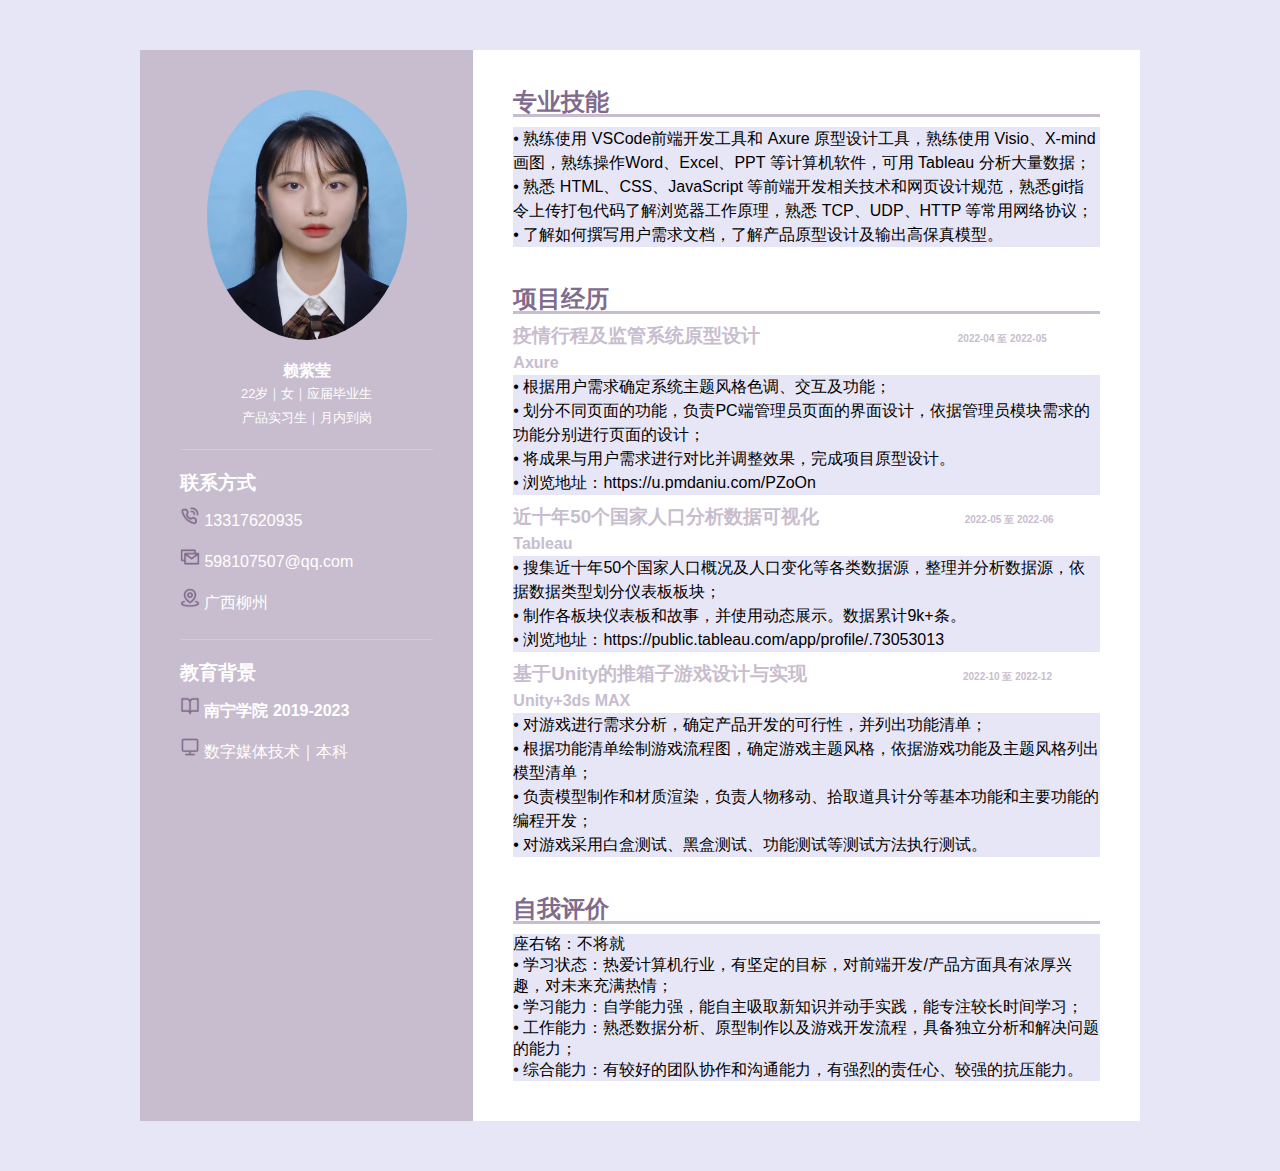
<file: index.html>
<!DOCTYPE html>
<html lang="en">

<head>
    <meta charset="UTF-8">
    <meta http-equiv="X-UA-Compatible" content="IE=edge">
    <meta name="viewport" content="width=device-width, initial-scale=1.0">
    <title>赖紫莹个人简历</title>
    <link rel="stylesheet" href="style.css">
</head>

<body>
    <div class="big">
        <div class="leftt">
            <div class="face">
                <img src="images/证件照.JPG" alt="">
                <h2>赖紫莹<br><span>22岁｜女｜应届毕业生<br>产品实习生｜月内到岗</span></h2>
            </div>
            <div class="phone">
                <ul>
                    <h3>联系方式</h3>
                    <li><span><img src="images/phone-call.png"></span> 13317620935</li>
                    <li><span><img src="images/envelope.png"></span> 598107507@qq.com</li>
                    <li><span><img src="images/local.png"></span> 广西柳州</li>
                </ul>
            </div>
            <div class="education">
                <ul>
                    <h3>教育背景</h3>
                    <!-- <li class="text">&nbsp;&nbsp;&nbsp;&nbsp;&nbsp;&nbsp;&nbsp;2019-2023</li> -->
                    <li>
                        <h4><span><img src="images/book.png"></span>
                            南宁学院 2019-2023</h4>
                    </li>
                    <li><span><img src="images/computer.png"></span> 数字媒体技术｜本科</li>
                </ul>
            </div>
        </div>

        <div class="rightt">
            <div class="skill">
                <div class="titlee">
                    <h2 class="title">专业技能</h2>
                </div>
                <p>
                    • 熟练使用 VSCode前端开发工具和 Axure 原型设计工具，熟练使用 Visio、X-mind 画图，熟练操作Word、Excel、PPT 等计算机软件，可用 Tableau
                    分析大量数据；<br>
                    • 熟悉 HTML、CSS、JavaScript 等前端开发相关技术和网页设计规范，熟悉git指令上传打包代码了解浏览器⼯作原理，熟悉 TCP、UDP、HTTP
                    等常用网络协议；<br>
                    • 了解如何撰写用户需求文档，了解产品原型设计及输出高保真模型。

                </p>
            </div>
            <div class="demo">
                <div class="titlee">
                    <h2 class="title">项目经历</h2>
                </div>
                <h3>疫情行程及监管系统原型设计&nbsp;&nbsp;&nbsp;&nbsp;&nbsp;&nbsp;&nbsp;&nbsp;&nbsp;&nbsp;&nbsp;&nbsp;&nbsp;&nbsp;&nbsp;&nbsp;&nbsp;&nbsp;&nbsp;&nbsp;&nbsp;&nbsp;&nbsp;&nbsp;&nbsp;&nbsp;&nbsp;&nbsp;&nbsp;&nbsp;&nbsp;&nbsp;&nbsp;&nbsp;&nbsp;&nbsp;&nbsp;
                    <span>2022-04 ⾄ 2022-05</span>
                    <h4>Axure</h4>
                </h3>
                <p>
                    • 根据用户需求确定系统主题风格色调、交互及功能；<br>
                    • 划分不同页面的功能，负责PC端管理员页面的界面设计，依据管理员模块需求的功能分别进行页面的设计；<br>
                    • 将成果与用户需求进行对比并调整效果，完成项目原型设计。<br>
                    • 浏览地址：<a href="https://u.pmdaniu.com/PZoOn">https://u.pmdaniu.com/PZoOn</a>
                </p>
            </div>
            <div class="demo">
                <h3>近十年50个国家人口分析数据可视化&nbsp;&nbsp;&nbsp;&nbsp;&nbsp;&nbsp;&nbsp;&nbsp;&nbsp;&nbsp;&nbsp;&nbsp;&nbsp;&nbsp;&nbsp;&nbsp;&nbsp;&nbsp;&nbsp;&nbsp;&nbsp;&nbsp;&nbsp;&nbsp;&nbsp;&nbsp;&nbsp;
                    <span>2022-05 ⾄ 2022-06</span>
                </h3>
                <h4>Tableau</h4>
                <p>
                    • 搜集近十年50个国家人口概况及人口变化等各类数据源，整理并分析数据源，依据数据类型划分仪表板板块；<br>
                    • 制作各板块仪表板和故事，并使用动态展示。数据累计9k+条。<br>
                    • 浏览地址：<a
                        href="https://public.tableau.com/app/profile/.73053013">https://public.tableau.com/app/profile/.73053013</a>
                </p>
            </div>
            <div class="demo">
                <h3>基于Unity的推箱子游戏设计与实现&nbsp;&nbsp;&nbsp;&nbsp;&nbsp;&nbsp;&nbsp;&nbsp;&nbsp;&nbsp;&nbsp;&nbsp;&nbsp;&nbsp;&nbsp;&nbsp;&nbsp;&nbsp;&nbsp;&nbsp;&nbsp;&nbsp;&nbsp;&nbsp;&nbsp;&nbsp;&nbsp;&nbsp;&nbsp;
                    <span>2022-10 ⾄ 2022-12</span>
                </h3>
                <h4>Unity+3ds MAX</h4>
                <p>
                    • 对游戏进行需求分析，确定产品开发的可行性，并列出功能清单；<br>
                    • 根据功能清单绘制游戏流程图，确定游戏主题风格，依据游戏功能及主题风格列出模型清单；<br>
                    • 负责模型制作和材质渲染，负责人物移动、拾取道具计分等基本功能和主要功能的编程开发；<br>
                    • 对游戏采用白盒测试、黑盒测试、功能测试等测试方法执行测试。
                </p>
            </div>
            <div class="myself">
                <div class="titlee">
                    <h2 class="title">自我评价</h2>
                </div>
                <p>
                    座右铭：不将就<br>
                    • 学习状态：热爱计算机行业，有坚定的目标，对前端开发/产品方面具有浓厚兴趣，对未来充满热情；<br>
                    • 学习能力：自学能力强，能自主吸取新知识并动手实践，能专注较长时间学习；<br>
                    • 工作能力：熟悉数据分析、原型制作以及游戏开发流程，具备独立分析和解决问题的能力；<br>
                    • 综合能力：有较好的团队协作和沟通能力，有强烈的责任心、较强的抗压能力。

                </p>
            </div>
        </div>
    </div>
</body>

</html>
</file>
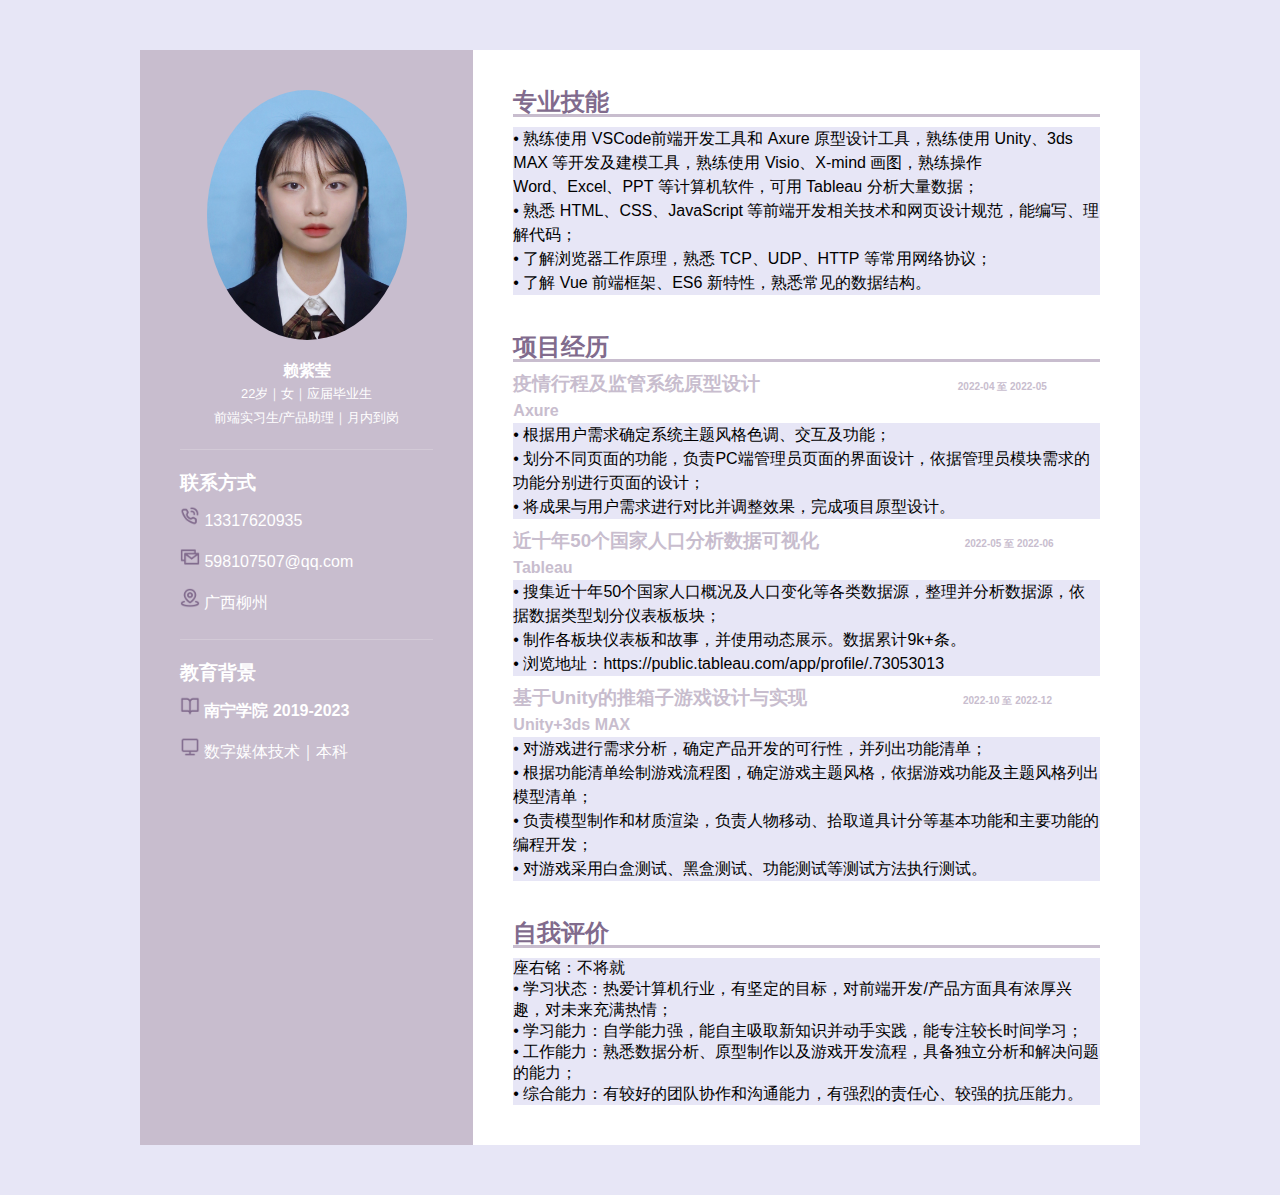
<file: CSSdemo.html>
<!DOCTYPE html>
<html lang="en">

<head>
    <meta charset="UTF-8">
    <meta http-equiv="X-UA-Compatible" content="IE=edge">
    <meta name="viewport" content="width=device-width, initial-scale=1.0">
    <title>赖紫莹个人简历</title>
    <link rel="stylesheet" href="style.css">
</head>

<body>
    <div class="big">
        <div class="leftt">
            <div class="face">
                <img src="images/证件照.JPG" alt="">
                <h2>赖紫莹<br><span>22岁｜女｜应届毕业生<br>前端实习生/产品助理｜月内到岗</span></h2>
            </div>
            <div class="phone">
                <ul>
                    <h3>联系方式</h3>
                    <li><span><img src="images/phone-call.png"></span> 13317620935</li>
                    <li><span><img src="images/envelope.png"></span> 598107507@qq.com</li>
                    <li><span><img src="images/local.png"></span> 广西柳州</li>
                </ul>
            </div>
            <div class="education">
                <ul>
                    <h3>教育背景</h3>
                    <!-- <li class="text">&nbsp;&nbsp;&nbsp;&nbsp;&nbsp;&nbsp;&nbsp;2019-2023</li> -->
                    <li>
                        <h4><span><img src="images/book.png"></span>
                            南宁学院 2019-2023</h4>
                    </li>
                    <li><span><img src="images/computer.png"></span> 数字媒体技术｜本科</li>
                </ul>
            </div>
        </div>

        <div class="rightt">
            <div class="skill">
                <div class="titlee">
                    <h2 class="title">专业技能</h2>
                </div>
                <p>
                    • 熟练使用 VSCode前端开发工具和 Axure 原型设计工具，熟练使用 Unity、3ds MAX 等开发及建模工具，熟练使用 Visio、X-mind 画图，熟练操作<br>
                    Word、Excel、PPT 等计算机软件，可用 Tableau 分析大量数据；<br>
                    • 熟悉 HTML、CSS、JavaScript 等前端开发相关技术和网页设计规范，能编写、理解代码；<br>
                    • 了解浏览器⼯作原理，熟悉 TCP、UDP、HTTP 等常用网络协议；<br>
                    • 了解 Vue 前端框架、ES6 新特性，熟悉常见的数据结构。

                </p>
            </div>
            <div class="demo">
                <div class="titlee">
                    <h2 class="title">项目经历</h2>
                </div>
                <h3>疫情行程及监管系统原型设计&nbsp;&nbsp;&nbsp;&nbsp;&nbsp;&nbsp;&nbsp;&nbsp;&nbsp;&nbsp;&nbsp;&nbsp;&nbsp;&nbsp;&nbsp;&nbsp;&nbsp;&nbsp;&nbsp;&nbsp;&nbsp;&nbsp;&nbsp;&nbsp;&nbsp;&nbsp;&nbsp;&nbsp;&nbsp;&nbsp;&nbsp;&nbsp;&nbsp;&nbsp;&nbsp;&nbsp;&nbsp;
                    <span>2022-04 ⾄ 2022-05</span>
                    <h4>Axure</h4>
                </h3>
                <p>
                    • 根据用户需求确定系统主题风格色调、交互及功能；<br>
                    • 划分不同页面的功能，负责PC端管理员页面的界面设计，依据管理员模块需求的功能分别进行页面的设计；<br>
                    • 将成果与用户需求进行对比并调整效果，完成项目原型设计。
                </p>
            </div>
            <div class="demo">
                <h3>近十年50个国家人口分析数据可视化&nbsp;&nbsp;&nbsp;&nbsp;&nbsp;&nbsp;&nbsp;&nbsp;&nbsp;&nbsp;&nbsp;&nbsp;&nbsp;&nbsp;&nbsp;&nbsp;&nbsp;&nbsp;&nbsp;&nbsp;&nbsp;&nbsp;&nbsp;&nbsp;&nbsp;&nbsp;&nbsp;
                    <span>2022-05 ⾄ 2022-06</span>
                </h3>
                <h4>Tableau</h4>
                <p>
                    • 搜集近十年50个国家人口概况及人口变化等各类数据源，整理并分析数据源，依据数据类型划分仪表板板块；<br>
                    • 制作各板块仪表板和故事，并使用动态展示。数据累计9k+条。<br>
                    • 浏览地址：<a
                        href="https://public.tableau.com/app/profile/.73053013">https://public.tableau.com/app/profile/.73053013</a>
                </p>
            </div>
            <div class="demo">
                <h3>基于Unity的推箱子游戏设计与实现&nbsp;&nbsp;&nbsp;&nbsp;&nbsp;&nbsp;&nbsp;&nbsp;&nbsp;&nbsp;&nbsp;&nbsp;&nbsp;&nbsp;&nbsp;&nbsp;&nbsp;&nbsp;&nbsp;&nbsp;&nbsp;&nbsp;&nbsp;&nbsp;&nbsp;&nbsp;&nbsp;&nbsp;&nbsp;
                    <span>2022-10 ⾄ 2022-12</span>
                </h3>
                <h4>Unity+3ds MAX</h4>
                <p>
                    • 对游戏进行需求分析，确定产品开发的可行性，并列出功能清单；<br>
                    • 根据功能清单绘制游戏流程图，确定游戏主题风格，依据游戏功能及主题风格列出模型清单；<br>
                    • 负责模型制作和材质渲染，负责人物移动、拾取道具计分等基本功能和主要功能的编程开发；<br>
                    • 对游戏采用白盒测试、黑盒测试、功能测试等测试方法执行测试。
                </p>
            </div>
            <div class="myself">
                <div class="titlee">
                    <h2 class="title">自我评价</h2>
                </div>
                <p>
                    座右铭：不将就<br>
                    • 学习状态：热爱计算机行业，有坚定的目标，对前端开发/产品方面具有浓厚兴趣，对未来充满热情；<br>
                    • 学习能力：自学能力强，能自主吸取新知识并动手实践，能专注较长时间学习；<br>
                    • 工作能力：熟悉数据分析、原型制作以及游戏开发流程，具备独立分析和解决问题的能力；<br>
                    • 综合能力：有较好的团队协作和沟通能力，有强烈的责任心、较强的抗压能力。

                </p>
            </div>
        </div>
    </div>
</body>

</html>
</file>
<file: style.css>
@charset "UTF-8";

/* 为了方便样式的设置，先把全局内边距外边距取消 */
* {
    margin: 0;
    padding: 0;
    box-sizing: border-box;
}

/* 为了方便样式的设置，把链接自带的默认样式取消 */
a {
    text-decoration: none;
    color: black;
}

/* a:visited {
    color: #816b8d;
} */

/* 设置鼠标悬浮于链接上时链接的颜色 */
a:hover {
    color: #816b8d;
}

/* 设置整个网页（非盒子）的样式 */
body {
    /* 背景颜色 */
    background-color: #e7e6f6;
    /* 弹性布局，弹性项目如何增大或缩小以适应其弹性容器中可用的空间，以自适应屏幕大小 */
    display: flex;
    /* 水平对齐弹性项目 */
    justify-content: center;
    /* 垂直对齐弹性项目 */
    align-items: center;
    /* 最小高度 */
    min-height: 100vh;
    /* 向框添加一个或多个阴影 */
    box-shadow: 0 35px 55px rgba(0, 0, 0, 0.1);
    /* 字体样式 */
    font-family: "Microsoft Yahei", tahoma, arial;
}

/* 最大的盒子，划分左半边和右半边 */
.big {
    /* 背景颜色 */
    background: #fff;
    /* 相对定位 */
    position: relative;
    /* 设置宽度，不超过盒子最大宽度 */
    width: 100%;
    /* 设置盒子的最大宽度和最小高度 */
    max-width: 1000px;
    min-height: 1000px;
    /* 将外层容器变成一个网格布局容器，一行两列，都是自由空间 */
    display: grid;
    grid-template-columns: 1fr 2fr;
    /* 设置外边距，让这个盒子与网页边缘有空隙，而不是充满整个网页 */
    margin: 50px;
}

/* 左半边盒子，用来放个人信息介绍 */
.leftt {
    /* 背景颜色 */
    background-color: #c8bdce;
    /* 相对定位 */
    position: relative;
    /* 设置内边距 */
    padding: 40px;
}

/* 右半边盒子，用来放专业技能、项目经历、自我评价 */
.face {
    /* 相对定位 */
    position: relative;
    /* 弹性布局 */
    display: flex;
    /* 设置弹性项目的方向 */
    flex-direction: column;
    /* 垂直对齐弹性项目 */
    align-items: center;
    /* 只设置下内边距大小 */
    padding-bottom: 20px;
    /* 设置下边框颜色 */
    border-bottom: 1px solid rgba(255, 255, 255, 0.2);
}

/* 左半边盒子里的第一个小盒子 */
.face img {
    /* 设置图片宽高，高多50px，让图片呈椭圆形 */
    width: 200px;
    height: 250px;
    /* 文本垂直对齐 */
    text-align: center;
    /* 设置图片圆角 */
    border-radius: 50%;
}

/* 左半边盒子的二级标题 */
.face h2 {
    /* 颜色 */
    color: #fff;
    /* 字体大小 */
    font-size: 1em;
    /* 设置上外边距 */
    margin-top: 20px;
    text-transform: uppercase;
    /* 文本垂直对齐 */
    text-align: center;
    /* 字体宽度，加粗600，不加粗是400 */
    font-weight: 600;
    /* 行高 */
    line-height: 1.4em;
}

/* 左半边盒子二级标题里的其他文字 */
.face h2 span {
    font-size: 0.8em;
    font-weight: 300;
}

/* 左半边盒子里的第二个小盒子，用来存放联系方式 */
.phone {
    /* 字体颜色 */
    color: #fff;
    /* 设置上外边距 */
    margin-top: 20px;
    /* 设置下内边距 */
    padding-bottom: 20px;
    /* 设置下边框颜色 */
    border-bottom: 1px solid rgba(255, 255, 255, 0.2);
}

/* 取消所有盒子里的li的自带样式 */
li {
    list-style: none;
}

/* 设置联系方式盒子里li的行高 */
.phone li {
    line-height: 2em;
}

/* 设置联系方式盒子里的图标样式 */
.phone ul span img {
    /* 将元素转为行内块元素 */
    display: inline-block;
    /* 设置上外边距 */
    margin-top: 10px;
    /* 设置图标宽高 */
    width: 20px;
    height: 20px;
}

/* 左半边盒子里的第三个小盒子，用来存放教育背景 */
.education {
    /* 字体颜色 */
    color: #fff;
    /* 设置上外边距 */
    margin-top: 20px;
    /* 设置下内边距 */
    padding-bottom: 20px;
}

/* 设置教育背景盒子里li的行高 */
.education li {
    line-height: 2em;
}

/* 设置教育背景盒子里的图标样式 */
.education ul span img {
    /* 将元素转为行内块元素 */
    display: inline-block;
    /* 设置上外边距 */
    margin-top: 10px;
    /* 设置图标宽高 */
    width: 20px;
    height: 20px;
}

/* 右半边盒子，用来存放专业技能、项目经历、自我评价 */
.rightt {
    /* 相对定位 */
    position: relative;
    /* 背景颜色 */
    background-color: white;
    /* 设置内边距 */
    padding: 40px;
}

/* 右半边盒子的第一个小盒子，用来存放专业技能标题和p */
.skill {
    /* 设置下外边距 */
    margin-bottom: 40px;
    /* 设置行高 */
    line-height: 1.5em;
}

/* 专业技能盒子里的最后一个孩子，即p */
.skill:last-child {
    /* 设置下外边距 */
    margin-bottom: 0;
}

/* 标题盒子，专门用来存放三个大标题 */
.titlee {
    /* 标题颜色 */
    color: #816b8d;
    /* 设置下外边距 */
    margin-bottom: 10px;
    /* 设置宽度不超过右半边大盒子宽度 */
    width: 100%;
    /* 设置下边框粗细、颜色 */
    border-bottom: 3px solid #c8bdce;
    /* 设置行高 */
    line-height: 1.5em;
}

/* 右半边盒子里的第二个小盒子，用来存放项目经历 */
.demo {
    /* 设置下外边距 */
    margin-bottom: 10px;
    /* 设置行高 */
    line-height: 1.5em;
}

/* 项目经历盒子里的三级标题 */
.demo h3 {
    /* 标题颜色 */
    color: #c8bdce;
}

/* 设置起止时间字体样式 */
.demo span {
    font-size: 10px;
}

/* 项目经历盒子里的四级标题，即使用工具 */
.demo h4 {
    /* 标题颜色 */
    color: #c8bdce;
}

/* 设置所有段落样式 */
p {
    /* 背景颜色 */
    background-color: #e7e6f6;
}

/* 右半边盒子的第三个小盒子，用来存放自我评价这个二级标题 */
.myself h2 {
    /* 设置上外边距 */
    margin-top: 40px;
}
</file>
